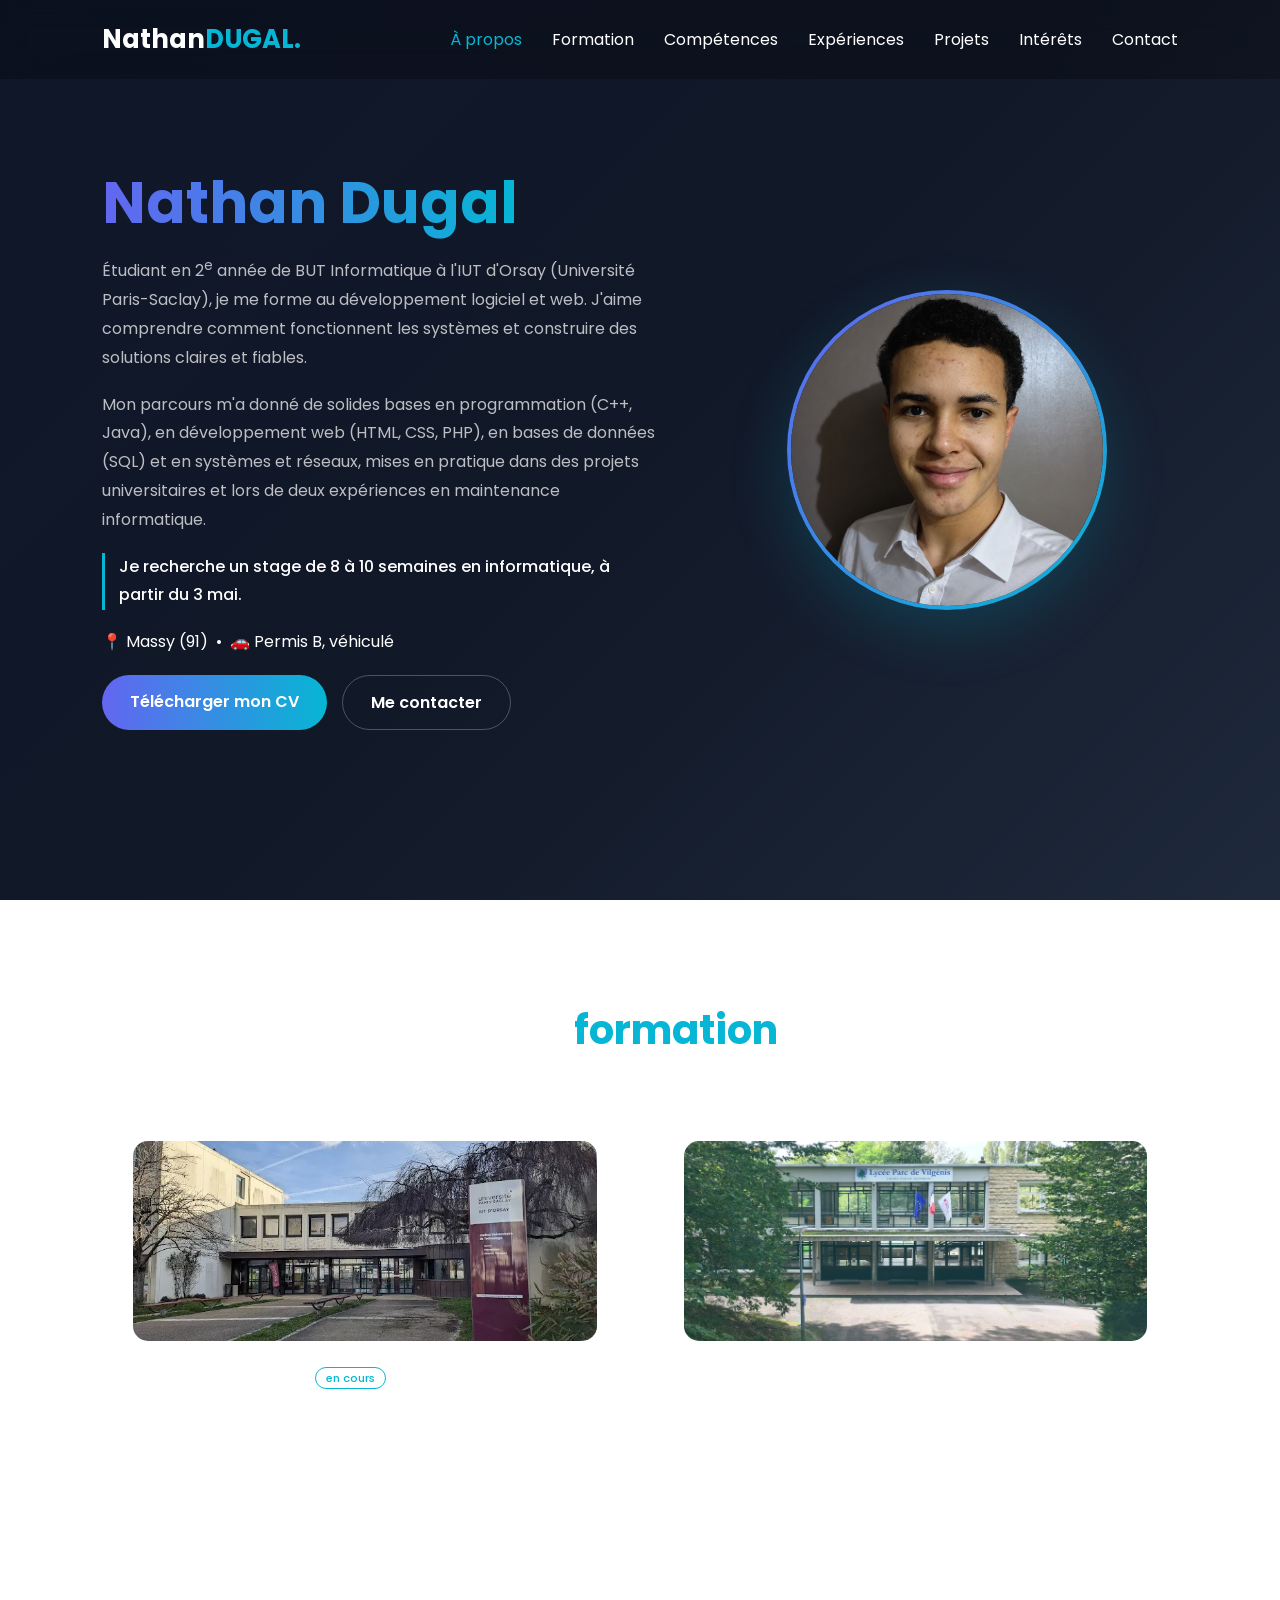
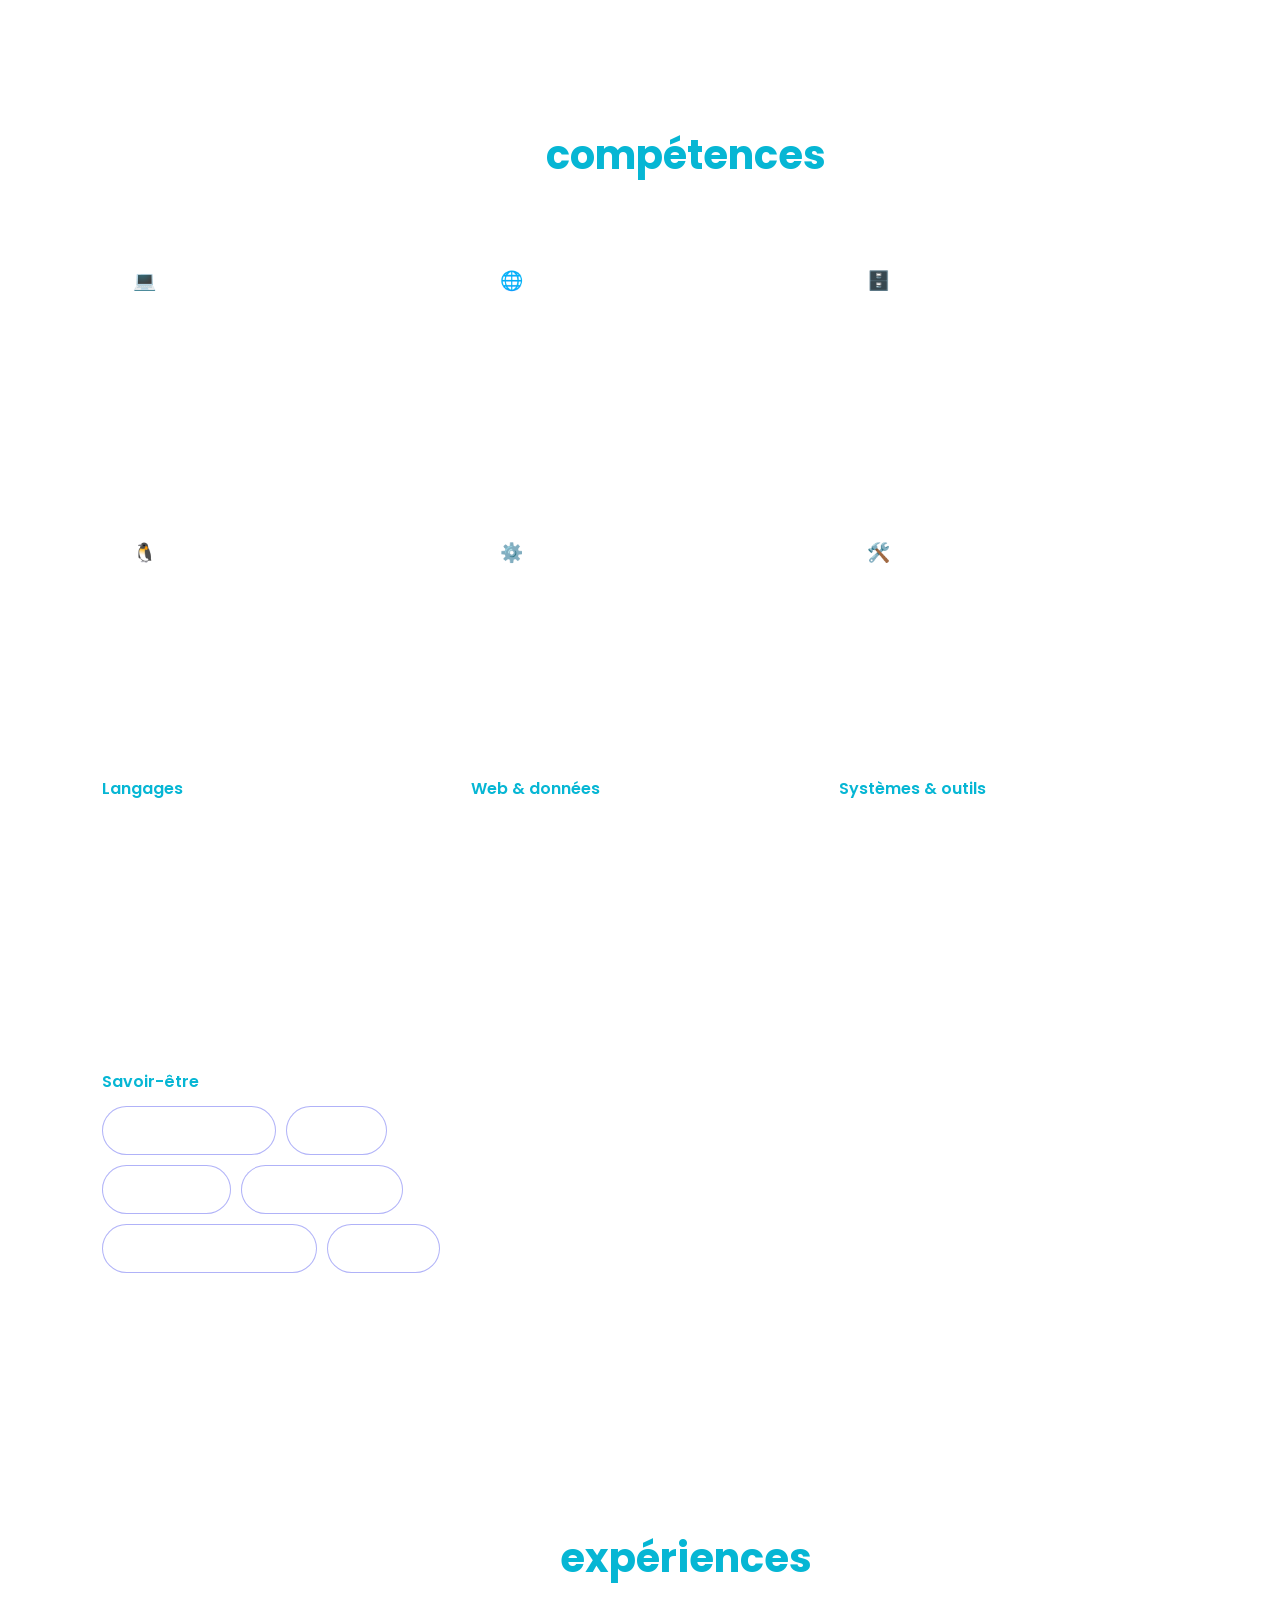
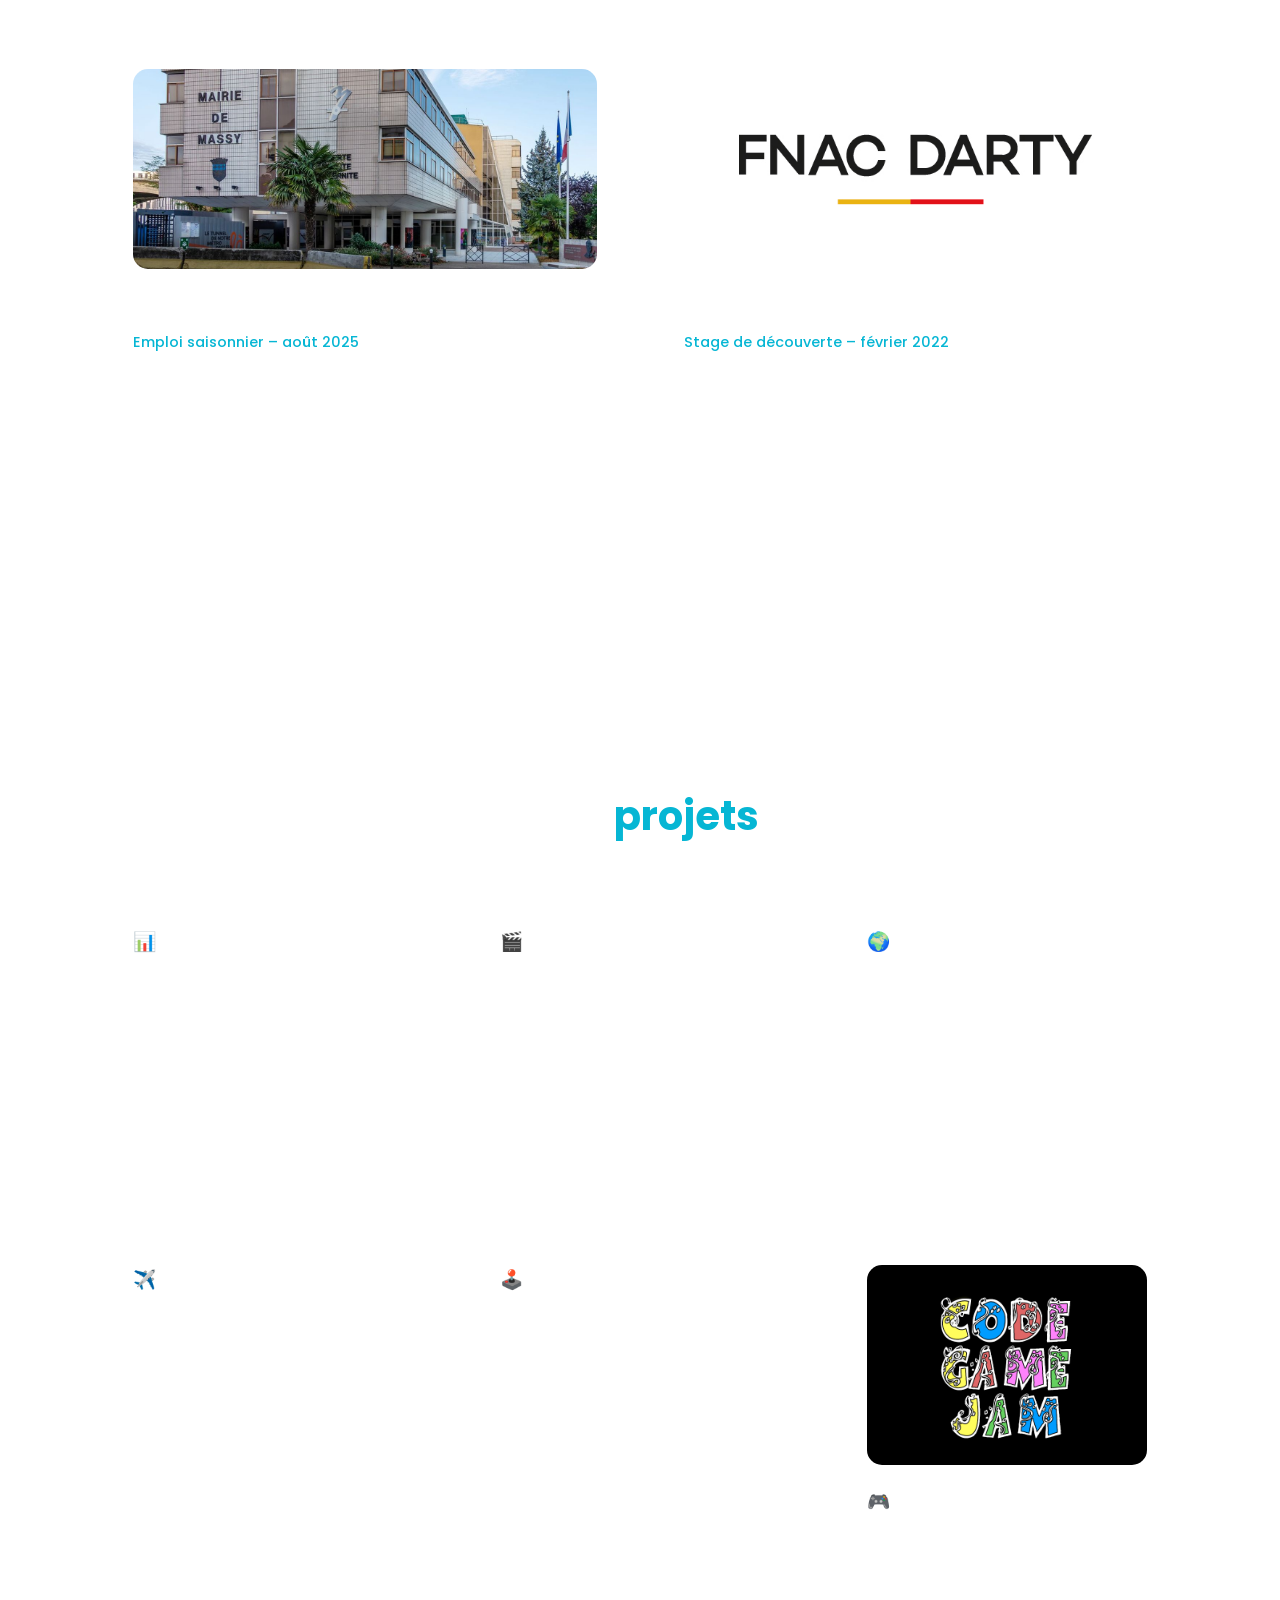
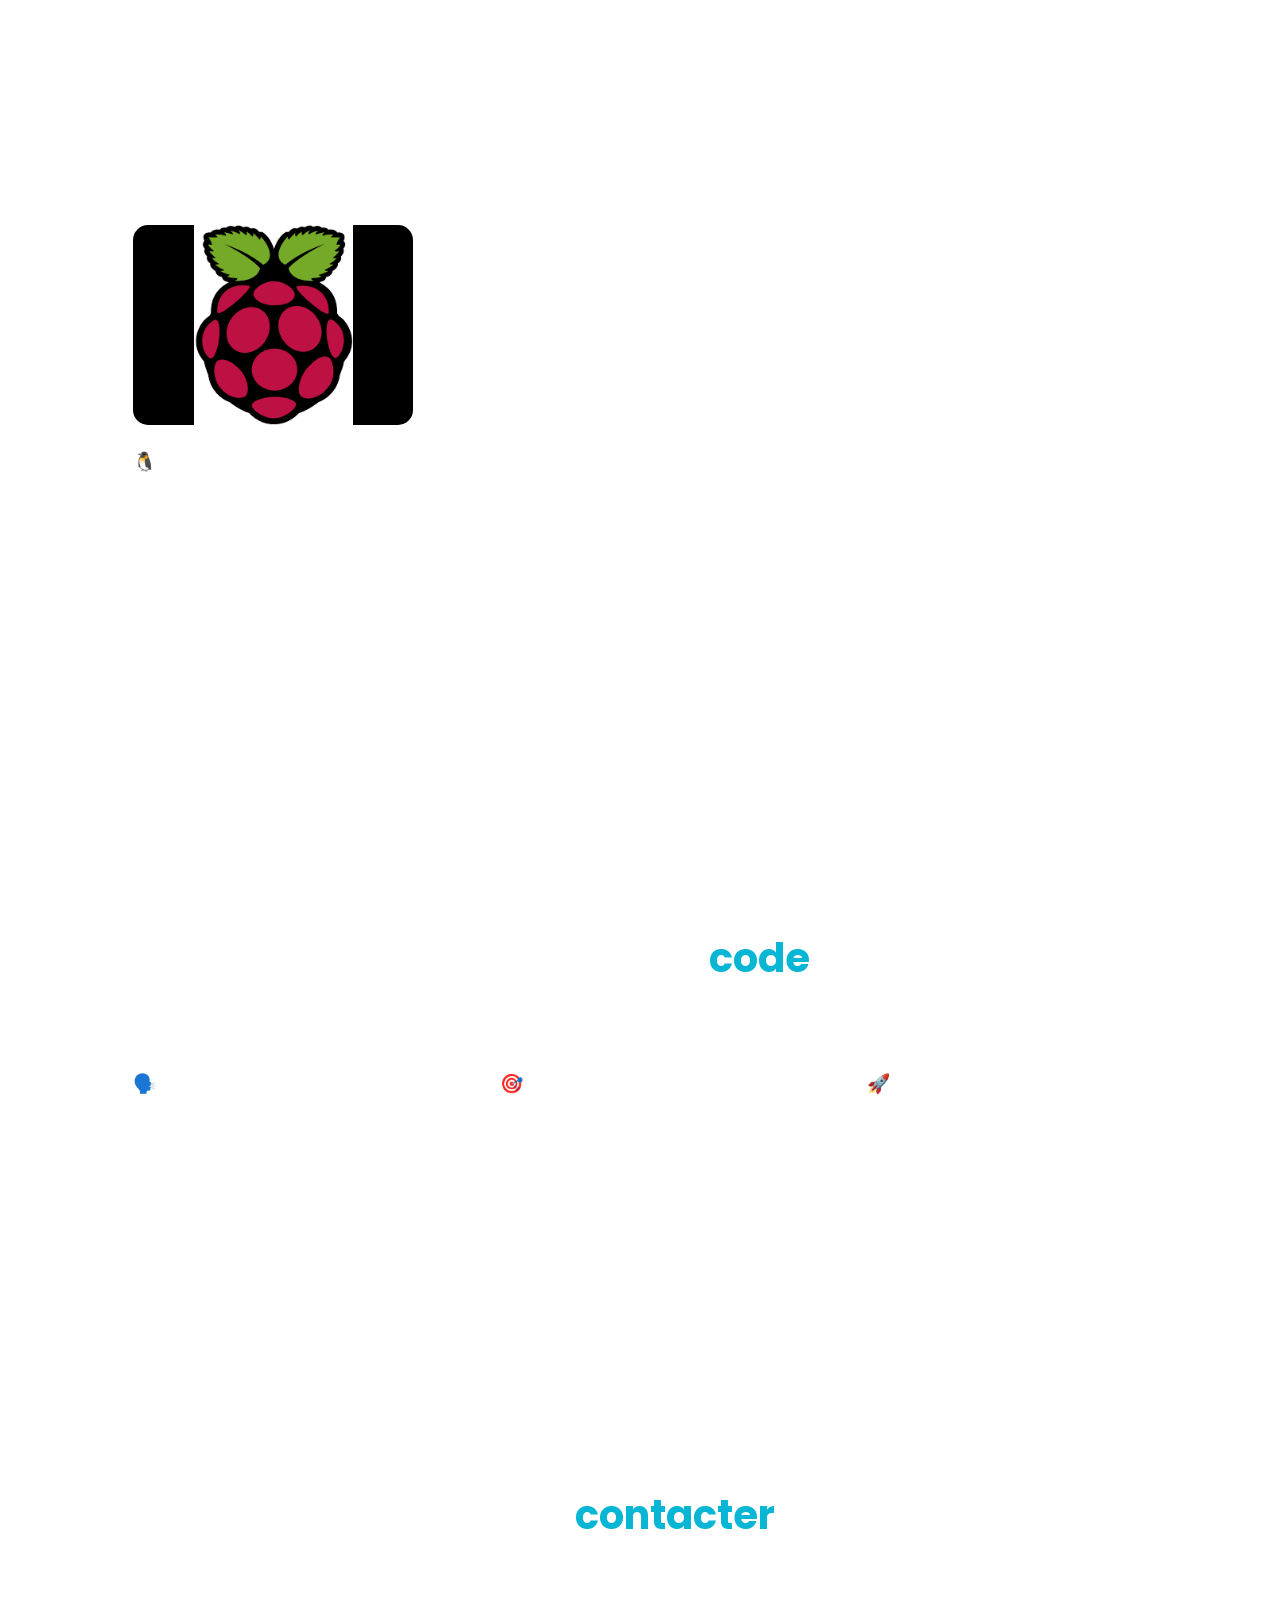
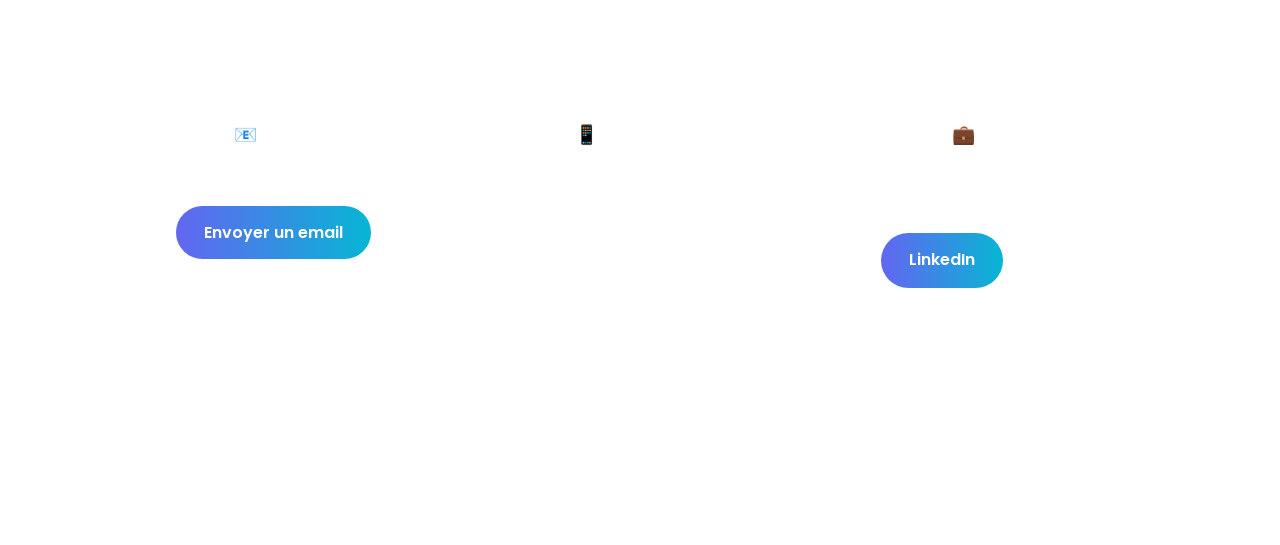
<file: index.html>
<!DOCTYPE html>
<html lang="fr">
<head>
    <meta charset="UTF-8">
    <meta name="viewport" content="width=device-width, initial-scale=1.0">
    <meta name="description" content="Portfolio de Nathan Dugal, étudiant en BUT Informatique à l'IUT d'Orsay, à la recherche d'un stage de 8 à 10 semaines à partir du 3 mai.">
    <title>Nathan Dugal | Portfolio</title>

    <link rel="preconnect" href="https://fonts.googleapis.com">
    <link rel="preconnect" href="https://fonts.gstatic.com" crossorigin>
    <link href="https://fonts.googleapis.com/css2?family=Poppins:wght@300;400;500;600;700&display=swap" rel="stylesheet">

    <link rel="stylesheet" href="index.css">
</head>

<body>

    <nav>
        <div class="logo">Nathan<span>DUGAL.</span></div>

        <ul>
            <li><a href="#">À propos</a></li>
            <li><a href="#formation">Formation</a></li>
            <li><a href="#skills">Compétences</a></li>
            <li><a href="#experience">Expériences</a></li>
            <li><a href="#projects">Projets</a></li>
            <li><a href="#interets">Intérêts</a></li>
            <li><a href="#contact">Contact</a></li>
        </ul>
    </nav>

    <section class="hero">
        <div class="hero-content">

            <div class="hero-text">
                <h1><span>Nathan Dugal</span></h1>

                <p>
                    Étudiant en 2<sup>e</sup> année de BUT Informatique à l'IUT d'Orsay (Université Paris-Saclay),
                    je me forme au développement logiciel et web. J'aime comprendre comment fonctionnent
                    les systèmes et construire des solutions claires et fiables.
                </p>

                <p>
                    Mon parcours m'a donné de solides bases en programmation (C++, Java), en développement web
                    (HTML, CSS, PHP), en bases de données (SQL) et en systèmes et réseaux, mises en pratique
                    dans des projets universitaires et lors de deux expériences en maintenance informatique.
                </p>

                <p class="highlight">
                    Je recherche un stage de 8 à 10 semaines en informatique, à partir du 3 mai.
                </p>

                <p class="meta">📍 Massy (91) &nbsp;•&nbsp; 🚗 Permis B, véhiculé</p>

                <div class="btns">
                    <a href="CV_BUT2_Stage.pdf" class="btn primary" download="CV_Nathan_Dugal.pdf">Télécharger mon CV</a>
                    <a href="#contact" class="btn secondary">Me contacter</a>
                </div>
            </div>

            <div class="profile">
                <img src="images/nathan.jpg" alt="Portrait de Nathan Dugal">
            </div>

        </div>
    </section>

    <section id="formation" class="hidden">
        <h2 class="section-title">Ma <span>formation</span></h2>

        <div class="grid">
            <div class="card">
                <img src="images/iut.jpg" alt="IUT d'Orsay">
                <h3>BUT Informatique <small>en cours</small></h3>
                <p>IUT d'Orsay – Université Paris-Saclay<br>2025 – aujourd'hui</p>
            </div>

            <div class="card">
                <img src="images/lycee.jpg" alt="Lycée Parc de Vilgénis">
                <h3>Baccalauréat général</h3>
                <p>
                    Lycée Parc de Vilgénis<br>
                    Spécialités : Mathématiques, Physique-Chimie<br>
                    Option : Mathématiques expertes
                </p>
            </div>
        </div>
    </section>

    <section id="skills" class="hidden">
        <h2 class="section-title">Mes <span>compétences</span></h2>

        <div class="grid">
            <div class="card">
                <h3>💻 Programmation</h3>
                <p>Bases solides en C++ et Java : conditions, boucles, fonctions, programmation orientée objet et algorithmique.</p>
            </div>

            <div class="card">
                <h3>🌐 Développement web</h3>
                <p>Création de pages web en HTML et CSS, structuration du contenu, mise en forme et bases de PHP.</p>
            </div>

            <div class="card">
                <h3>🗄️ Bases de données</h3>
                <p>Création, modification et consultation de bases relationnelles (MySQL, Oracle) avec SQL, et analyse de données avec Python.</p>
            </div>

            <div class="card">
                <h3>🐧 Systèmes & Réseaux</h3>
                <p>Utilisation de Windows et Linux, bases des architectures réseau, de l'adressage IP et des protocoles.</p>
            </div>

            <div class="card">
                <h3>⚙️ Outils de développement</h3>
                <p>Git et GitLab pour le suivi de projets, Visual Studio, Eclipse et Code::Blocks pour développer.</p>
            </div>

            <div class="card">
                <h3>🛠️ Support & maintenance</h3>
                <p>Assistance aux utilisateurs, suivi d'un parc informatique (PC, tablettes, périphériques) et gestion de bases de contacts.</p>
            </div>
        </div>

        <div class="skill-groups">
            <div class="skill-group">
                <h4>Langages</h4>
                <div class="skills">
                    <div class="skill">C++</div><div class="skill">Java</div><div class="skill">C#</div>
                    <div class="skill">Python</div><div class="skill">PHP</div><div class="skill">Lua / LÖVE2D</div>
                </div>
            </div>
            <div class="skill-group">
                <h4>Web & données</h4>
                <div class="skills">
                    <div class="skill">HTML</div><div class="skill">CSS</div><div class="skill">SQL</div>
                    <div class="skill">MySQL</div><div class="skill">Oracle</div>
                </div>
            </div>
            <div class="skill-group">
                <h4>Systèmes & outils</h4>
                <div class="skills">
                    <div class="skill">Linux</div><div class="skill">Windows</div><div class="skill">Raspberry Pi</div>
                    <div class="skill">Git / GitLab</div><div class="skill">Visual Studio</div>
                    <div class="skill">Eclipse</div><div class="skill">Code::Blocks</div>
                </div>
            </div>
            <div class="skill-group">
                <h4>Savoir-être</h4>
                <div class="skills">
                    <div class="skill soft">Travail en équipe</div><div class="skill soft">Rigueur</div>
                    <div class="skill soft">Autonomie</div><div class="skill soft">Esprit d'analyse</div>
                    <div class="skill soft">Communication écrite</div><div class="skill soft">Curiosité</div>
                </div>
            </div>
        </div>

        <p class="note">Langues : français (langue maternelle), anglais et espagnol (niveau scolaire).</p>
    </section>

    <section id="experience" class="hidden">
        <h2 class="section-title">Mes <span>expériences</span></h2>

        <div class="grid">
            <div class="card">
                <img src="images/massy.jpg" alt="Mairie de Massy">
                <h3>Mairie de Massy</h3>
                <p class="date">Emploi saisonnier – août 2025</p>
                <ul>
                    <li>Maintenance informatique dans les écoles et support aux utilisateurs</li>
                    <li>Gestion et suivi du parc informatique : PC, tablettes et périphériques</li>
                    <li>Mise à jour et vérification de données de contacts</li>
                    <li>Rédaction de notes détaillant les modifications effectuées</li>
                </ul>
            </div>

            <div class="card">
                <img src="images/fnac.jpg" alt="Fnac Darty">
                <h3>Fnac Darty – Fnac Logistique</h3>
                <p class="date">Stage de découverte – février 2022</p>
                <ul>
                    <li>Découverte du service de maintenance et de support technique</li>
                </ul>
            </div>
        </div>
    </section>

    <section id="projects" class="hidden">
        <h2 class="section-title">Mes <span>projets</span></h2>

        <div class="grid">
            <div class="card">
                <h3>📊 Base de données & analyse</h3>
                <p>
                    Projet universitaire : création, insertion et exploitation de données en SQL,
                    puis calculs, statistiques et indicateurs avec Python pour analyser les résultats.
                </p>
                <p><strong>Technologies :</strong> SQL, Python</p>
            </div>

            <div class="card">
                <h3>🎬 Application de notation de films</h3>
                <p>
                    Application Java inspirée de Letterboxd : consulter les fiches de films,
                    attribuer des notes, rédiger des commentaires et lire les avis des autres utilisateurs.
                </p>
                <p><strong>Technologies :</strong> Java</p>
            </div>

            <div class="card">
                <h3>🌍 Analyse des besoins d'une agence de voyage</h3>
                <p>
                    Étude des besoins d'une entreprise de voyage fictive pour cadrer
                    la conception de son système d'information.
                </p>
                <p><strong>Domaine :</strong> analyse des besoins</p>
            </div>

            <div class="card">
                <h3>✈️ Site web d'agence de voyage</h3>
                <p>
                    Création d'un site web fictif d'agence de voyage : présentation de destinations,
                    d'offres et d'informations pratiques, avec une page structurée en HTML et mise en forme en CSS.
                </p>
                <p><strong>Technologies :</strong> HTML, CSS</p>
            </div>

            <div class="card">
                <h3>🕹️ Jeu vidéo 2D en C++</h3>
                <p>
                    Codage guidé d'un jeu vidéo en 2D en C++ : mise en pratique de la programmation orientée objet
                    et de la logique de jeu.
                </p>
                <p><strong>Technologies :</strong> C++</p>
            </div>

            <div class="card">
                <img src="images/gamejam.jpg" alt="CodeGameJam Montpellier" class="logo-img">
                <h3>🎮 CodeGameJam de Montpellier</h3>
                <p>
                    Concours de programmation : concevoir et développer un jeu vidéo en équipe de 4,
                    en développement continu pendant 30 h (gameplay et logique de jeu).
                </p>
                <p><strong>Technologies :</strong> Lua, LÖVE2D</p>
            </div>

            <div class="card">
                <img src="images/raspberry.jpg" alt="Raspberry Pi" class="logo-img">
                <h3>🐧 Linux & Raspberry Pi</h3>
                <p>
                    Découverte de Linux et du terminal, installation de services et manipulation
                    d'un Raspberry Pi pour comprendre les systèmes embarqués.
                </p>
                <p><strong>Technologies :</strong> Linux, terminal, Raspberry Pi</p>
            </div>
        </div>
    </section>

    <section id="interets" class="hidden">
        <h2 class="section-title">Au-delà du <span>code</span></h2>

        <div class="grid">
            <div class="card">
                <h3>🗣️ Langues</h3>
                <ul>
                    <li>Français : langue maternelle</li>
                    <li>Anglais : niveau scolaire</li>
                    <li>Espagnol : niveau scolaire</li>
                </ul>
            </div>
            <div class="card">
                <h3>🎯 Centres d'intérêt</h3>
                <ul>
                    <li>Jeux vidéo de logique et de stratégie</li>
                    <li>Musique et cinéma</li>
                    <li>Sport : vélo et roller</li>
                </ul>
            </div>
            <div class="card">
                <h3>🚀 Ce que je cherche</h3>
                <p>
                    Un stage où je peux contribuer à de vrais projets informatiques
                    (développement, bases de données, support) et progresser auprès d'une équipe.
                </p>
            </div>
        </div>
    </section>

    <section id="contact" class="contact hidden">
        <h2 class="section-title">Me <span>contacter</span></h2>

        <p class="intro">
            Je recherche un stage de 8 à 10 semaines en informatique à partir du 3 mai.
            N'hésitez pas à me contacter pour échanger.
        </p>

        <div class="grid">
            <div class="card">
                <h3>📧 Email</h3>
                <p>nathan.dugal28@gmail.com</p>
                <div class="btns center">
                    <a href="mailto:nathan.dugal28@gmail.com" class="btn primary">Envoyer un email</a>
                    <button type="button" class="btn secondary" id="copy-email">Copier l'adresse</button>
                </div>
            </div>

            <div class="card">
                <h3>📱 Téléphone</h3>
                <p>06 58 10 80 17</p>
                <a href="tel:+33658108017" class="btn secondary">Appeler</a>
            </div>

            <div class="card">
                <h3>💼 Réseaux</h3>
                <p>Retrouvez-moi sur mes plateformes professionnelles</p>
                <div class="btns center">
                    <a href="https://www.linkedin.com/in/nathan-dugal-b0448223a/" target="_blank" rel="noopener" class="btn primary">LinkedIn</a>
                    <a href="https://github.com/Dexidron" target="_blank" rel="noopener" class="btn secondary">GitHub</a>
                </div>
            </div>
        </div>
    </section>

    <footer>© 2026 – Nathan Dugal</footer>

    <a href="#" id="to-top" aria-label="Retour en haut">↑</a>

    <script src="index.js"></script>

</body>
</html>
</file>
<file: index.css>
:root{
    --bg:#0f172a;
    --card:rgba(255,255,255,.08);
    --text:#ffffff;
    --muted:rgba(255,255,255,.72);
    --accent:#6366f1;
    --accent2:#06b6d4;
}

*{
    margin:0;
    padding:0;
    box-sizing:border-box;
    font-family:'Poppins',sans-serif;
}

html{ scroll-behavior:smooth; scroll-padding-top:80px; }

body{
    background:linear-gradient(135deg,#0f172a,#111827,#1e293b);
    background-attachment:fixed;
    color:var(--text);
    overflow-x:hidden;
}

a:focus-visible, .btn:focus-visible{
    outline:2px solid var(--accent2);
    outline-offset:3px;
}

/* NAV */
nav{
    position:fixed;
    top:0;
    left:0;
    width:100%;
    padding:20px 8%;
    display:flex;
    justify-content:space-between;
    align-items:center;
    background:rgba(0,0,0,.25);
    backdrop-filter:blur(15px);
    z-index:1000;
}

.logo{ font-size:1.6rem; font-weight:700; }
.logo span{ color:var(--accent2); }

nav ul{
    display:flex;
    gap:30px;
    list-style:none;
}

nav a{
    color:white;
    text-decoration:none;
    transition:color .2s;
}

nav a:hover,
nav a.active{ color:var(--accent2); }

/* HERO */
.hero{
    min-height:100vh;
    display:flex;
    align-items:center;
    justify-content:center;
    padding:120px 8%;
}

.hero-content{
    display:grid;
    grid-template-columns:1.2fr 1fr;
    gap:60px;
    align-items:center;
    max-width:1200px;
}

.hero-text h1{
    font-size:3.6rem;
    line-height:1.15;
}

.hero-text h1 span{
    background:linear-gradient(90deg,var(--accent),var(--accent2));
    -webkit-background-clip:text;
    background-clip:text;
    color:transparent;
}

.hero-text p{
    margin:18px 0;
    line-height:1.8;
    color:var(--muted);
}

.hero-text p.highlight{
    color:var(--text);
    font-weight:500;
    border-left:3px solid var(--accent2);
    padding-left:14px;
}

.hero-text p.meta{ color:var(--text); }

/* BUTTONS */
.btns{ display:flex; gap:15px; flex-wrap:wrap; margin-top:10px; }
.btns.center{ justify-content:center; }

.btn{
    display:inline-block;
    padding:14px 28px;
    border-radius:50px;
    text-decoration:none;
    font-weight:600;
    transition:transform .2s, box-shadow .2s;
}

.primary{
    background:linear-gradient(90deg,var(--accent),var(--accent2));
    color:white;
}

.secondary{
    border:1px solid rgba(255,255,255,.25);
    color:white;
}

.btn:hover{ transform:translateY(-4px); }
.primary:hover{ box-shadow:0 10px 25px rgba(99,102,241,.35); }

/* PROFILE */
.profile{ display:flex; justify-content:center; }

.profile img{
    width:320px;
    height:320px;
    border-radius:50%;
    object-fit:cover;
    border:4px solid transparent;
    background:linear-gradient(var(--bg),var(--bg)) padding-box,
               linear-gradient(135deg,var(--accent),var(--accent2)) border-box;
    box-shadow:0 20px 60px rgba(6,182,212,.2);
}

/* SECTIONS */
section{ padding:100px 8%; }

.section-title{
    text-align:center;
    font-size:2.5rem;
    margin-bottom:50px;
}

.section-title span{ color:var(--accent2); }

/* CARDS */
.card{
    background:var(--card);
    backdrop-filter:blur(20px);
    border:1px solid rgba(255,255,255,.08);
    border-radius:20px;
    padding:30px;
    transition:transform .25s, border-color .25s;
}

.card:hover{
    transform:translateY(-6px);
    border-color:rgba(6,182,212,.5);
}

.card h3{ margin-bottom:10px; }
.card h3 small{
    font-size:.7rem;
    font-weight:500;
    color:var(--accent2);
    border:1px solid var(--accent2);
    border-radius:50px;
    padding:2px 10px;
    margin-left:8px;
    vertical-align:middle;
}

.card p{ line-height:1.7; color:var(--muted); margin-bottom:10px; }
.card p strong{ color:var(--text); }
.card p.date{ color:var(--accent2); font-weight:500; font-size:.9rem; }

.card ul{ padding-left:18px; color:var(--muted); line-height:1.7; }

.card img{
    width:100%;
    height:200px;
    object-fit:cover;
    border-radius:15px;
    margin-bottom:15px;
}

.card img.logo-img{ object-fit:contain; background:#000; }

.grid{
    display:grid;
    grid-template-columns:repeat(auto-fit,minmax(280px,1fr));
    gap:25px;
    max-width:1200px;
    margin:0 auto;
}

/* SKILLS */
.skills{
    display:flex;
    flex-wrap:wrap;
    gap:12px;
    justify-content:center;
    margin:40px auto 0;
    max-width:1000px;
}

.skill{
    padding:12px 22px;
    background:var(--card);
    border:1px solid rgba(255,255,255,.08);
    border-radius:50px;
    font-size:.95rem;
}

.note{
    text-align:center;
    margin-top:30px;
    color:var(--muted);
}

/* CONTACT */
.contact{ text-align:center; }
.contact .intro{ max-width:700px; margin:0 auto 40px; line-height:1.7; color:var(--muted); }
.contact .card p{ color:var(--text); margin-bottom:20px; overflow-wrap:anywhere; }

/* FOOTER */
footer{
    text-align:center;
    padding:30px;
    opacity:.7;
}

/* ANIMATION */
.hidden{
    opacity:0;
    transform:translateY(40px);
}

.show{
    opacity:1;
    transform:translateY(0);
    transition:opacity .8s ease, transform .8s ease;
}

@media(prefers-reduced-motion:reduce){
    html{ scroll-behavior:auto; }
    .hidden{ opacity:1; transform:none; }
    .btn, .card{ transition:none; }
}

/* RESPONSIVE */
@media(max-width:900px){
    .hero-content{
        grid-template-columns:1fr;
        text-align:center;
    }

    .hero-text h1{ font-size:2.6rem; }
    .hero-text p.highlight{ border-left:0; padding-left:0; }
    .btns{ justify-content:center; }

    .profile{ order:-1; }
    .profile img{ width:220px; height:220px; }

    nav{ padding:12px 5%; flex-direction:column; gap:8px; }
    .logo{ font-size:1.3rem; }
    nav ul{
        gap:18px;
        font-size:.85rem;
        max-width:100%;
        overflow-x:auto;
        white-space:nowrap;
    }
    .hero{ padding-top:150px; }
}

/* AJOUTS */
.badge{
    display:inline-block;
    padding:6px 16px;
    margin-bottom:18px;
    border-radius:50px;
    font-size:.85rem;
    font-weight:500;
    border:1px solid var(--accent2);
    color:var(--accent2);
}

.skill-groups{
    display:grid;
    grid-template-columns:repeat(auto-fit,minmax(260px,1fr));
    gap:30px;
    max-width:1200px;
    margin:50px auto 0;
}

.skill-group h4{
    margin-bottom:12px;
    font-weight:600;
    color:var(--accent2);
}

.skill-group .skills{
    justify-content:flex-start;
    margin:0;
    gap:10px;
}

.skill.soft{ border-color:rgba(99,102,241,.5); }

button.btn{ background:none; cursor:pointer; font-size:1rem; }

#to-top{
    position:fixed;
    right:24px;
    bottom:24px;
    width:46px;
    height:46px;
    display:flex;
    align-items:center;
    justify-content:center;
    border-radius:50%;
    background:linear-gradient(90deg,var(--accent),var(--accent2));
    color:white;
    text-decoration:none;
    font-size:1.3rem;
    opacity:0;
    pointer-events:none;
    transition:opacity .3s;
    z-index:900;
}

#to-top.visible{ opacity:1; pointer-events:auto; }

@media(max-width:900px){
    .skill-group .skills{ justify-content:center; }
    .skill-group{ text-align:center; }
}
</file>
